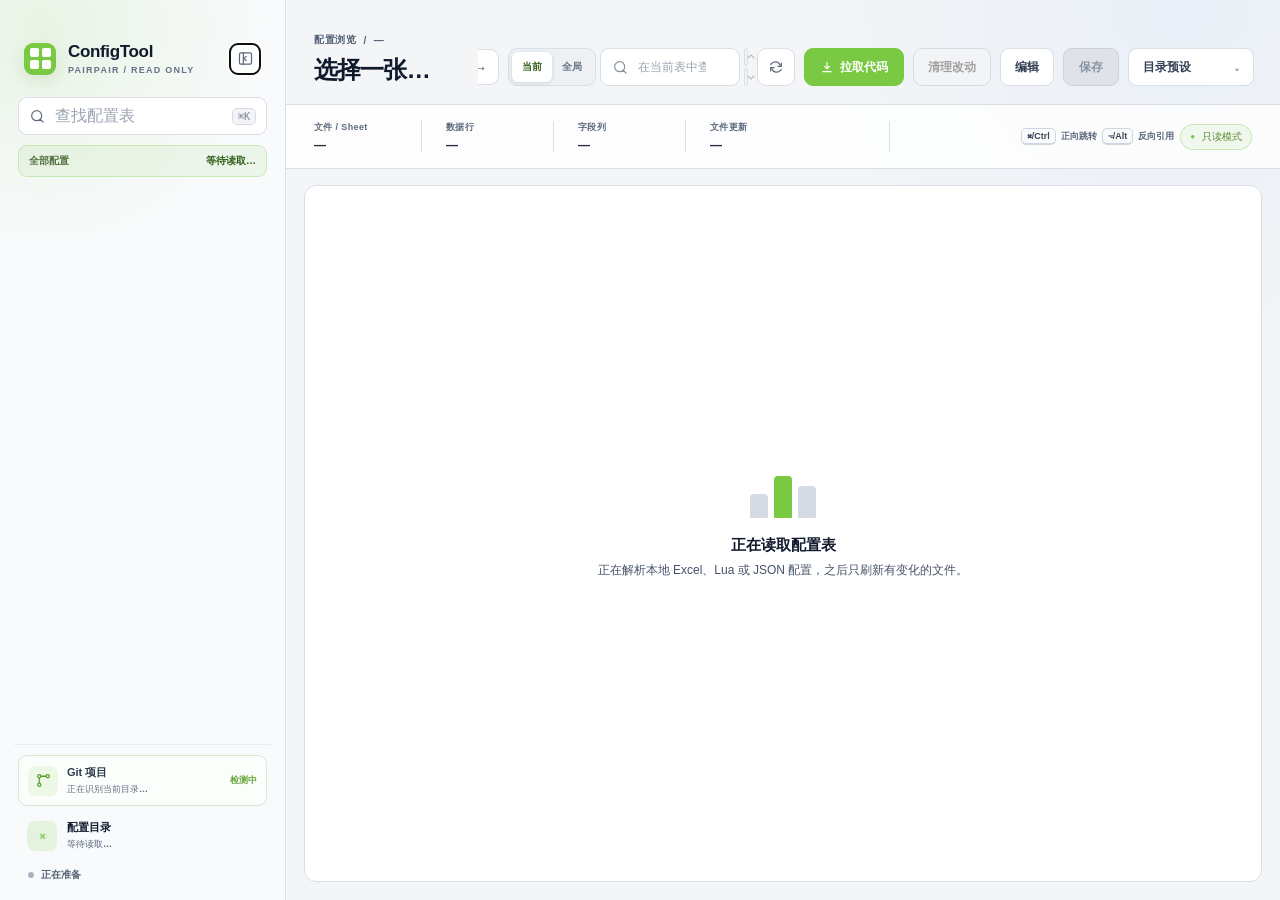
<file: Resources/index.html>
<!doctype html>
<html lang="zh-CN">
<head>
  <meta charset="utf-8">
  <meta name="viewport" content="width=device-width, initial-scale=1">
  <title>PairPair ConfigTool</title>
  <link rel="stylesheet" href="styles.css?v=2.1.1">
</head>
<body>
  <div class="app-shell">
    <aside class="sidebar">
      <div class="brand">
        <div class="brand-mark"><span></span><span></span><span></span><span></span></div>
        <div>
          <h1>ConfigTool</h1>
          <p>PAIRPAIR / READ ONLY</p>
        </div>
        <button id="sidebarToggleButton" class="sidebar-toggle-button" type="button" title="收起侧边栏（⌘/Ctrl+\\）" aria-label="收起侧边栏">
          <svg viewBox="0 0 24 24" aria-hidden="true"><rect x="3.5" y="4" width="17" height="16" rx="2"/><path d="M9 4v16M13 9l-3 3 3 3"/></svg>
        </button>
      </div>

      <div class="sidebar-search">
        <svg viewBox="0 0 24 24" aria-hidden="true"><path d="m21 21-4.35-4.35m2.35-5.15a7.5 7.5 0 1 1-15 0 7.5 7.5 0 0 1 15 0Z"/></svg>
        <input id="tableSearch" type="search" placeholder="查找配置表">
        <kbd>⌘K</kbd>
      </div>

      <div class="navigation-summary">
        <span>全部配置</span>
        <strong id="navigationSummary">等待读取…</strong>
      </div>

      <nav id="tableNavigation" class="table-navigation"></nav>

      <div class="sidebar-footer">
        <button id="gitProjectButton" class="git-project-card" type="button" title="查看当前配置目录所属 Git 项目">
          <span class="git-icon" aria-hidden="true">
            <svg viewBox="0 0 24 24"><circle cx="6" cy="6" r="2.2"/><circle cx="18" cy="6" r="2.2"/><circle cx="6" cy="18" r="2.2"/><path d="M6 8.2v7.6M8.2 6h7.6"/></svg>
          </span>
          <span class="git-card-copy">
            <strong>Git 项目</strong>
            <small id="gitProjectSummary">正在识别当前目录…</small>
          </span>
          <span id="gitProjectState" class="git-card-state">检测中</span>
        </button>
        <button id="revealButton" class="folder-card">
          <span class="folder-icon">⌘</span>
          <span>
            <strong>配置目录</strong>
            <small id="folderPath">等待读取…</small>
          </span>
        </button>
        <div class="connection-state">
          <span id="statusDot" class="status-dot"></span>
          <span id="statusText">正在准备</span>
        </div>
      </div>
    </aside>

    <main class="main">
      <button id="sidebarRestoreButton" class="sidebar-restore-button" type="button" title="显示侧边栏（⌘/Ctrl+\\）" aria-label="显示侧边栏">
        <svg viewBox="0 0 24 24" aria-hidden="true"><rect x="3.5" y="4" width="17" height="16" rx="2"/><path d="M9 4v16M11 9l3 3-3 3"/></svg>
      </button>
      <header class="topbar">
        <div class="title-block">
          <div class="eyebrow"><span id="categoryLabel">配置浏览</span><span>/</span><span id="sheetLabel">—</span></div>
          <h2 id="workbookTitle">选择一张配置表</h2>
        </div>

        <div class="toolbar">
          <div class="relation-history-controls">
            <button id="relationBackButton" class="icon-button relation-history-button" title="返回跳转前的位置（⌘[）" disabled>←</button>
            <button id="relationForwardButton" class="icon-button relation-history-button" title="前进（⌘]）" disabled>→</button>
          </div>
          <div class="table-search-controls">
            <div class="search-scope-switch" role="group" aria-label="搜索范围">
              <button id="currentSearchScopeButton" class="active" type="button">当前</button>
              <button id="globalSearchScopeButton" type="button">全局</button>
            </div>
            <label class="global-search">
              <svg viewBox="0 0 24 24" aria-hidden="true"><path d="m21 21-4.35-4.35m2.35-5.15a7.5 7.5 0 1 1-15 0 7.5 7.5 0 0 1 15 0Z"/></svg>
              <input id="globalSearch" type="search" placeholder="在当前表中查找 ID 或内容">
              <span id="matchCount"></span>
            </label>
            <div class="search-nav-column">
              <button id="previousMatchButton" class="match-nav-button" title="上一个（Shift+回车）" disabled>
                <svg viewBox="0 0 24 24" aria-hidden="true"><path d="m6 14 6-6 6 6"/></svg>
              </button>
              <button id="nextMatchButton" class="match-nav-button" title="下一个（回车）" disabled>
                <svg viewBox="0 0 24 24" aria-hidden="true"><path d="m6 10 6 6 6-6"/></svg>
              </button>
            </div>
          </div>
          <button id="refreshButton" class="icon-button" title="刷新">
            <svg viewBox="0 0 24 24" aria-hidden="true"><path d="M20 6v5h-5M4 18v-5h5m9.2-4A7.5 7.5 0 0 0 5.7 6.7L4 8m16 8-1.7 1.3A7.5 7.5 0 0 1 5.8 15"/></svg>
          </button>
          <button id="pullCodeButton" class="primary-button git-pull-button">
            <svg viewBox="0 0 24 24" aria-hidden="true"><path d="M12 4v11m0 0 4-4m-4 4-4-4M5 20h14"/></svg>
            <span>拉取代码</span>
          </button>
          <button id="cleanChangesButton" class="secondary-button git-clean-button" disabled>清理改动</button>
          <button id="editButton" class="secondary-button">编辑</button>
          <button id="saveButton" class="primary-button" disabled>保存</button>
          <div class="preset-control">
            <button id="presetButton" class="secondary-button preset-button">目录预设 <span>⌄</span></button>
            <div id="presetMenu" class="preset-menu hidden">
              <div id="presetMenuList"></div>
              <div class="preset-menu-separator"></div>
              <button id="saveCurrentPresetButton" class="preset-menu-action">＋ 保存当前目录为预设</button>
              <button id="managePresetsButton" class="preset-menu-action">管理预设…</button>
              <button id="chooseButton" class="preset-menu-action">选择其他目录…</button>
            </div>
          </div>
        </div>
      </header>

      <section class="stats-strip">
        <div class="stat"><span>文件 / Sheet</span><strong id="statWorkbook">—</strong></div>
        <div class="stat"><span>数据行</span><strong id="statRows">—</strong></div>
        <div class="stat"><span>字段列</span><strong id="statColumns">—</strong></div>
        <div class="stat stat-wide"><span>文件更新</span><strong id="statModified">—</strong></div>
        <div class="relation-hint">
          <kbd>⌘/Ctrl</kbd><span>正向跳转</span>
          <kbd>⌥/Alt</kbd><span>反向引用</span>
        </div>
        <div id="modePill" class="read-only-pill"><span>●</span> 只读模式</div>
      </section>

      <section class="content-panel">
        <div id="emptyState" class="empty-state">
          <div class="empty-art"><span></span><span></span><span></span></div>
          <h3>正在读取配置表</h3>
          <p>正在解析本地 Excel、Lua 或 JSON 配置，之后只刷新有变化的文件。</p>
        </div>

        <div id="errorState" class="error-state hidden">
          <strong>读取失败</strong>
          <p id="errorMessage"></p>
          <button id="errorChooseButton" class="primary-button">重新选择目录</button>
        </div>

        <div id="tableViewport" class="table-viewport hidden">
          <table id="configTable" class="config-table"></table>
        </div>
      </section>
    </main>
  </div>

  <div id="presetModal" class="modal-backdrop hidden">
    <div class="preset-modal" role="dialog" aria-modal="true" aria-labelledby="presetModalTitle">
      <div class="preset-modal-header">
        <div>
          <h3 id="presetModalTitle">管理目录预设</h3>
          <p>预设只保存在本机，不会写入项目。</p>
        </div>
        <button id="closePresetModalButton" class="modal-close-button">×</button>
      </div>
      <label class="follow-last-option">
        <input id="followLastPresetRadio" type="radio" name="defaultPreset" value="">
        <span>启动时跟随上次使用的目录</span>
      </label>
      <div id="presetEditorList" class="preset-editor-list"></div>
      <div class="preset-modal-footer">
        <button id="addCurrentPresetButton" class="secondary-button">＋ 添加当前目录</button>
        <span class="modal-spacer"></span>
        <button id="cancelPresetChangesButton" class="secondary-button">取消</button>
        <button id="savePresetChangesButton" class="primary-button">保存预设</button>
      </div>
    </div>
  </div>

  <div id="gitCleanModal" class="modal-backdrop hidden">
    <div class="git-clean-modal" role="dialog" aria-modal="true" aria-labelledby="gitCleanModalTitle">
      <div class="preset-modal-header">
        <div>
          <h3 id="gitCleanModalTitle">清理本地改动</h3>
          <p>将恢复已跟踪文件到当前 HEAD；此操作不可撤销。</p>
        </div>
        <button id="closeGitCleanModalButton" class="modal-close-button" title="关闭">×</button>
      </div>
      <div class="git-clean-content">
        <div id="gitCleanSummary" class="git-clean-summary"></div>
        <section class="git-clean-section">
          <div class="git-clean-section-header">
            <strong>已跟踪改动</strong>
            <label class="git-clean-select-all">
              <input id="selectAllTrackedCheckbox" type="checkbox">
              <span>全选</span>
            </label>
          </div>
          <div id="gitCleanTrackedList" class="git-clean-file-list"></div>
        </section>
        <section class="git-clean-section">
          <label id="deleteUntrackedOption" class="git-clean-option">
            <input id="deleteUntrackedCheckbox" type="checkbox">
            <span>
              <strong>选择全部未跟踪的文件和目录</strong>
              <small id="deleteUntrackedDescription">也可以只勾选下方个别项目；不会删除被 Git 忽略的文件。</small>
            </span>
          </label>
          <div id="gitCleanUntrackedList" class="git-clean-file-list git-clean-untracked"></div>
        </section>
      </div>
      <div class="preset-modal-footer git-clean-footer">
        <span class="modal-spacer"></span>
        <button id="cancelGitCleanButton" class="secondary-button">取消</button>
        <button id="confirmGitCleanButton" class="danger-button" disabled>恢复本地改动</button>
      </div>
    </div>
  </div>

  <div id="toast" class="toast"></div>
  <div id="gitFailureModal" class="modal-backdrop hidden">
    <div class="git-failure-modal" role="alertdialog" aria-modal="true" aria-labelledby="gitFailureModalTitle">
      <div class="preset-modal-header">
        <div>
          <h3 id="gitFailureModalTitle">拉取代码失败</h3>
          <p>当前代码未被工具修改。</p>
        </div>
        <button id="closeGitFailureModalButton" class="modal-close-button" title="关闭">×</button>
      </div>
      <pre id="gitFailureMessage" class="git-failure-message"></pre>
      <div class="preset-modal-footer git-failure-footer">
        <span class="modal-spacer"></span>
        <button id="acknowledgeGitFailureButton" class="primary-button">知道了</button>
      </div>
    </div>
  </div>
  <div id="gitProjectPanel" class="git-project-panel hidden" role="dialog" aria-label="Git 项目详情">
    <div class="git-project-panel-header">
      <div><strong>Git 项目</strong><small id="gitProjectDetailState">正在识别…</small></div>
      <button id="closeGitProjectPanelButton" title="关闭">×</button>
    </div>
    <p id="gitProjectDetailMessage" class="git-project-message"></p>
    <dl class="git-project-meta">
      <div><dt>仓库根目录</dt><dd id="gitRepositoryRoot">—</dd></div>
      <div><dt>远程地址</dt><dd id="gitRemoteUrl">—</dd></div>
      <div><dt>当前分支</dt><dd id="gitBranch">—</dd></div>
      <div><dt>本地状态</dt><dd id="gitWorkingTree">—</dd></div>
    </dl>
  </div>
  <div id="relationChooser" class="relation-chooser hidden">
    <div class="relation-chooser-title">选择要跳转的配置</div>
    <div id="relationChooserList"></div>
  </div>
  <div id="globalSearchPanel" class="global-search-panel hidden">
    <div class="global-search-panel-header">
      <div>
        <strong>全局搜索结果</strong>
        <small id="globalSearchSummary"></small>
      </div>
      <button id="closeGlobalSearchButton" title="关闭">×</button>
    </div>
    <div id="globalSearchResultList" class="global-search-result-list"></div>
  </div>
  <div id="reverseReferencePanel" class="reverse-reference-panel hidden">
    <div class="reverse-reference-header">
      <div>
        <strong id="reverseReferenceTitle">反向引用</strong>
        <small id="reverseReferenceSummary"></small>
      </div>
      <button id="closeReverseReferenceButton" title="关闭">×</button>
    </div>
    <div id="reverseReferenceList" class="reverse-reference-list"></div>
  </div>
  <script src="relationships.js?v=2.1.0"></script>
  <script src="app.js?v=2.1.3"></script>
</body>
</html>
</file>
<file: Resources/styles.css>
:root {
  color-scheme: light;
  --bg: #f3f5f7;
  --panel: #ffffff;
  --panel-2: #f8fafc;
  --line: #d9dee7;
  --line-soft: #e9edf2;
  --text: #111a2c;
  --muted: #455267;
  --muted-2: #5f6c80;
  --accent: #79c943;
  --accent-dim: rgba(121, 201, 67, .14);
  --blue: #6ca8ff;
  --orange: #ffb55f;
  --purple: #b891ff;
  --pink: #ff7da8;
  --sidebar-width: 286px;
  --window-controls-safe-top: 42px;
}

* { box-sizing: border-box; }

html, body {
  position: fixed;
  inset: 0;
  width: 100%;
  height: 100%;
  margin: 0;
  overflow: hidden;
  background: var(--bg);
  color: var(--text);
  font-family: -apple-system, BlinkMacSystemFont, "SF Pro Text", "PingFang SC", sans-serif;
  font-weight: 520;
  -webkit-font-smoothing: antialiased;
}

button, input { font: inherit; }
button { color: inherit; }

.app-shell {
  position: fixed;
  inset: 0;
  display: grid;
  grid-template-columns: var(--sidebar-width) minmax(0, 1fr);
  width: 100%;
  height: 100%;
  transition: grid-template-columns .2s ease;
}
.app-shell.sidebar-collapsed {
  grid-template-columns: 0 minmax(0, 1fr);
}

.sidebar {
  display: flex;
  flex-direction: column;
  min-width: 0;
  min-height: 0;
  height: 100%;
  overflow: hidden;
  padding: var(--window-controls-safe-top) 14px 14px;
  background:
    radial-gradient(circle at 15% 3%, rgba(121, 201, 67, .12), transparent 24%),
    #f8fafb;
  border-right: 1px solid var(--line);
  opacity: 1;
  transition: opacity .14s ease, padding .2s ease, border-color .2s ease;
}
.app-shell.sidebar-collapsed .sidebar {
  padding-right: 0;
  padding-left: 0;
  border-color: transparent;
  opacity: 0;
  pointer-events: none;
}

.brand {
  flex: 0 0 auto;
  display: flex;
  align-items: center;
  gap: 12px;
  padding: 0 10px 22px;
}

.brand-mark {
  display: grid;
  grid-template-columns: repeat(2, 9px);
  grid-template-rows: repeat(2, 9px);
  gap: 3px;
  width: 32px;
  height: 32px;
  align-content: center;
  justify-content: center;
  border-radius: 9px;
  background: var(--accent);
  box-shadow: 0 5px 18px rgba(89, 152, 48, .16);
}

.brand-mark span { border-radius: 2px; background: #ffffff; }
.brand h1 { margin: 0; font-size: 17px; letter-spacing: -.02em; }
.brand p { margin: 3px 0 0; color: #657288; font-size: 9px; font-weight: 650; letter-spacing: .14em; }
.sidebar-toggle-button, .sidebar-restore-button {
  display: inline-grid;
  flex: 0 0 auto;
  width: 32px;
  height: 32px;
  padding: 0;
  place-items: center;
  border: 1px solid #d4dbe4;
  border-radius: 8px;
  background: rgba(255, 255, 255, .78);
  color: #59677b;
  cursor: default;
}
.sidebar-toggle-button { margin-left: auto; }
.sidebar-toggle-button:hover, .sidebar-restore-button:hover { border-color: #aab7c8; background: #ffffff; color: #24344a; }
.sidebar-toggle-button svg, .sidebar-restore-button svg {
  width: 17px;
  height: 17px;
  fill: none;
  stroke: currentColor;
  stroke-linecap: round;
  stroke-linejoin: round;
  stroke-width: 1.7;
}

.sidebar-search, .global-search {
  display: flex;
  align-items: center;
  gap: 8px;
  border: 1px solid var(--line);
  background: #ffffff;
}

.sidebar-search {
  flex: 0 0 auto;
  height: 38px;
  margin: 0 4px 10px;
  padding: 0 10px;
  border-radius: 9px;
}

.sidebar-search svg, .global-search svg, .icon-button svg {
  width: 16px;
  height: 16px;
  flex: 0 0 auto;
  fill: none;
  stroke: currentColor;
  stroke-width: 1.8;
  stroke-linecap: round;
  stroke-linejoin: round;
}

.sidebar-search svg { color: var(--muted-2); }
.sidebar-search input, .global-search input {
  min-width: 0;
  flex: 1;
  border: 0;
  outline: 0;
  background: transparent;
  color: var(--text);
}
.sidebar-search input::placeholder, .global-search input::placeholder { color: #9aa3b1; }
.sidebar-search kbd {
  padding: 2px 5px;
  border: 1px solid #d7dce4;
  border-radius: 5px;
  color: #778193;
  background: #f2f4f7;
  font-size: 10px;
}

.navigation-summary {
  flex: 0 0 auto;
  display: flex;
  align-items: center;
  justify-content: space-between;
  margin: 0 4px 10px;
  padding: 8px 10px;
  border: 1px solid rgba(121, 201, 67, .28);
  border-radius: 9px;
  color: #52713e;
  background: rgba(121, 201, 67, .09);
  font-size: 10px;
}
.navigation-summary span { font-weight: 650; }
.navigation-summary strong {
  color: #315e19;
  font-size: 10px;
  font-weight: 650;
  font-variant-numeric: tabular-nums;
}

.table-navigation {
  min-height: 0;
  flex: 1;
  overflow-x: hidden;
  overflow-y: scroll;
  overscroll-behavior: contain;
  scrollbar-gutter: stable;
  padding: 0 2px 20px;
}

.group { margin: 0 0 14px; }
.group-title {
  display: flex;
  align-items: center;
  justify-content: space-between;
  padding: 7px 9px;
  color: var(--muted-2);
  font-size: 10px;
  font-weight: 720;
  letter-spacing: .08em;
  text-transform: uppercase;
}
.group-title span:last-child {
  color: #9ba4b1;
  font-variant-numeric: tabular-nums;
  letter-spacing: 0;
  text-transform: none;
}

.table-link {
  position: relative;
  display: flex;
  align-items: center;
  width: 100%;
  height: 34px;
  padding: 0 10px 0 12px;
  border: 0;
  border-radius: 7px;
  background: transparent;
  color: #354257;
  font-weight: 560;
  cursor: default;
  text-align: left;
}
.table-link:hover { background: #edf1f4; color: #172033; }
.table-link.active { background: var(--accent-dim); color: #315e19; }
.table-link.active::before {
  content: "";
  position: absolute;
  left: 0;
  width: 3px;
  height: 18px;
  border-radius: 3px;
  background: var(--accent);
}
.table-link.error { color: #ff8e8e; }
.table-link .name {
  min-width: 0;
  flex: 1;
  overflow: hidden;
  text-overflow: ellipsis;
  white-space: nowrap;
  font-size: 12px;
}
.table-link .rows { color: #657185; font-size: 10px; font-weight: 600; font-variant-numeric: tabular-nums; }

.sidebar-footer {
  flex: 0 0 auto;
  padding: 10px 4px 2px;
  border-top: 1px solid var(--line-soft);
  background: #f8fafb;
}
.git-project-card {
  display: flex;
  align-items: center;
  gap: 9px;
  width: 100%;
  margin-bottom: 5px;
  padding: 9px;
  border: 1px solid #d9e8d1;
  border-radius: 9px;
  background: #fcfefb;
  color: #2f3c50;
  text-align: left;
  cursor: default;
}
.git-project-card:hover { border-color: #a9cf95; background: #f5fbf1; }
.git-project-card.warning { border-color: #ead4af; background: #fffdf7; }
.git-project-card.error { border-color: #ecc7c5; background: #fff8f7; }
.git-icon {
  display: grid;
  flex: 0 0 auto;
  place-items: center;
  width: 30px;
  height: 30px;
  border-radius: 8px;
  color: #5ba431;
  background: #edf8e7;
}
.git-icon svg { width: 17px; height: 17px; fill: none; stroke: currentColor; stroke-linecap: round; stroke-linejoin: round; stroke-width: 1.8; }
.git-card-copy { min-width: 0; flex: 1; }
.git-card-copy strong { display: block; font-size: 11px; font-weight: 680; }
.git-card-copy small {
  display: block;
  overflow: hidden;
  margin-top: 3px;
  color: #647187;
  font-size: 9px;
  font-weight: 560;
  text-overflow: ellipsis;
  white-space: nowrap;
}
.git-card-state {
  flex: 0 0 auto;
  color: #67a73f;
  font-size: 9px;
  font-weight: 760;
}
.git-project-card.warning .git-card-state { color: #c38628; }
.git-project-card.error .git-card-state { color: #c85f5a; }
.folder-card {
  display: flex;
  align-items: center;
  gap: 10px;
  width: 100%;
  padding: 9px;
  border: 0;
  border-radius: 9px;
  background: transparent;
  text-align: left;
  cursor: default;
}
.folder-card:hover { background: #edf1f4; }
.folder-icon {
  display: grid;
  place-items: center;
  width: 30px;
  height: 30px;
  border-radius: 8px;
  color: var(--accent);
  background: var(--accent-dim);
  font-size: 13px;
}
.folder-card strong { display: block; font-size: 11px; font-weight: 600; }
.folder-card small {
  display: block;
  max-width: 198px;
  margin-top: 3px;
  overflow: hidden;
  color: #59667b;
  font-weight: 560;
  font-size: 9px;
  text-overflow: ellipsis;
  white-space: nowrap;
}
.connection-state {
  display: flex;
  align-items: center;
  gap: 7px;
  padding: 8px 10px 2px;
  color: #536176;
  font-weight: 600;
  font-size: 10px;
}
.status-dot { width: 6px; height: 6px; border-radius: 50%; background: #aab1bc; }
.status-dot.ready { background: var(--accent); box-shadow: 0 0 8px rgba(121, 201, 67, .5); }
.status-dot.error { background: #ff6b6b; }

.main {
  position: relative;
  display: grid;
  grid-template-rows: 105px 64px minmax(0, 1fr);
  min-width: 0;
  overflow: hidden;
  background:
    radial-gradient(circle at 90% 0, rgba(108, 168, 255, .07), transparent 30%),
    var(--bg);
}
.sidebar-restore-button {
  position: absolute;
  z-index: 20;
  /* Match the sidebar brand button and clear macOS window controls. */
  top: var(--window-controls-safe-top);
  left: 14px;
  display: none;
  background: rgba(255, 255, 255, .9);
  box-shadow: 0 2px 8px rgba(29, 45, 67, .08);
}
.app-shell.sidebar-collapsed .sidebar-restore-button { display: inline-grid; }
.app-shell.sidebar-collapsed .topbar { padding-left: 58px; }

.topbar {
  min-width: 0;
  display: flex;
  align-items: flex-end;
  justify-content: space-between;
  gap: 28px;
  padding: 42px 26px 18px 28px;
  border-bottom: 1px solid var(--line);
}
.title-block { min-width: 0; }
.eyebrow {
  display: flex;
  align-items: center;
  gap: 7px;
  margin-bottom: 7px;
  color: #536176;
  font-weight: 650;
  font-size: 10px;
  letter-spacing: .06em;
}
.title-block h2 {
  max-width: 600px;
  margin: 0;
  overflow: hidden;
  font-size: 24px;
  font-weight: 680;
  letter-spacing: -.035em;
  text-overflow: ellipsis;
  white-space: nowrap;
}
.toolbar {
  display: flex;
  flex: 1 1 auto;
  min-width: 0;
  align-items: center;
  justify-content: flex-end;
  gap: 9px;
  overflow-x: auto;
  overflow-y: hidden;
  scrollbar-width: none;
}
.toolbar::-webkit-scrollbar { display: none; }
.toolbar > .icon-button,
.toolbar > .primary-button,
.toolbar > .secondary-button,
.toolbar > .relation-history-controls,
.toolbar > .preset-control { flex: 0 0 auto; }
.toolbar > .primary-button,
.toolbar > .secondary-button { white-space: nowrap; }
.relation-history-controls {
  display: grid;
  grid-template-columns: repeat(2, 38px);
  gap: 4px;
}
.relation-history-controls .relation-history-button {
  width: 38px;
  height: 36px;
  font-size: 15px;
  font-weight: 760;
}
.table-search-controls {
  display: flex;
  flex: 1 1 360px;
  min-width: 240px;
  align-items: stretch;
  gap: 4px;
}
.search-scope-switch {
  display: grid;
  grid-template-columns: repeat(2, 40px);
  height: 38px;
  padding: 3px;
  border: 1px solid var(--line);
  border-radius: 9px;
  background: #edf1f4;
}
.search-scope-switch button {
  min-width: 0;
  padding: 0;
  border: 0;
  border-radius: 6px;
  background: transparent;
  color: #677386;
  font-size: 10px;
  font-weight: 720;
}
.search-scope-switch button:hover { color: #253247; background: rgba(255, 255, 255, .58); }
.search-scope-switch button.active {
  color: #315e19;
  background: #ffffff;
  box-shadow: 0 1px 4px rgba(27, 42, 62, .14);
}
.global-search {
  flex: 1 1 220px;
  min-width: 140px;
  width: auto;
  height: 38px;
  padding: 0 11px;
  border-radius: 9px;
}
.global-search svg { color: #8791a2; }
.global-search input { font-size: 12px; }
#matchCount { color: #47742b; font-size: 10px; font-weight: 720; white-space: nowrap; }
.search-nav-column {
  display: grid;
  grid-template-rows: 1fr 1fr;
  width: 24px;
  height: 38px;
  gap: 2px;
}
.match-nav-button {
  display: grid;
  min-width: 0;
  padding: 0;
  place-items: center;
  border: 1px solid var(--line);
  border-radius: 5px;
  background: #ffffff;
  color: #48566b;
}
.match-nav-button svg {
  width: 12px;
  height: 12px;
  fill: none;
  stroke: currentColor;
  stroke-width: 2.2;
  stroke-linecap: round;
  stroke-linejoin: round;
}
.match-nav-button:hover:not(:disabled) { border-color: #9eabbc; background: #f3f6f8; }
.match-nav-button:disabled { color: #b8bec8; background: #f1f3f6; }
.icon-button, .primary-button, .secondary-button {
  height: 38px;
  border: 1px solid var(--line);
  border-radius: 9px;
  cursor: default;
}
.icon-button {
  display: grid;
  width: 38px;
  place-items: center;
  background: #ffffff;
  color: #5c687a;
}
.icon-button:hover { border-color: #bcc4d0; background: #f5f7f9; }
.icon-button.loading svg { animation: spin .8s linear infinite; }
.primary-button {
  padding: 0 15px;
  border-color: var(--accent);
  background: var(--accent);
  color: #ffffff;
  font-size: 12px;
  font-weight: 680;
}
.primary-button:hover { background: #69b936; }
.primary-button:disabled {
  border-color: #ccd2db;
  background: #dfe3e9;
  color: #8993a2;
}
.secondary-button {
  padding: 0 14px;
  background: #ffffff;
  color: #344156;
  font-size: 12px;
  font-weight: 680;
}
.secondary-button:hover { border-color: #aeb7c5; background: #f3f6f8; }
.secondary-button.active {
  border-color: #79c943;
  color: #315e19;
  background: rgba(121, 201, 67, .12);
}
.git-pull-button {
  display: inline-flex;
  align-items: center;
  gap: 6px;
  white-space: nowrap;
}
.git-pull-button svg { width: 14px; height: 14px; fill: none; stroke: currentColor; stroke-linecap: round; stroke-linejoin: round; stroke-width: 2; }
.git-clean-button { color: #a95350; border-color: #e5c5c3; white-space: nowrap; }
.git-clean-button:hover:not(:disabled) { border-color: #d89b97; background: #fff7f6; }
.git-clean-button:disabled { color: #a19fa1; border-color: #d7dbe0; background: #f2f4f6; }
.preset-control { position: relative; }
.preset-button {
  min-width: 126px;
  display: flex;
  align-items: center;
  justify-content: space-between;
  gap: 10px;
}
.preset-button span { color: #728096; font-size: 10px; }
.preset-menu {
  position: fixed;
  z-index: 90;
  width: 310px;
  max-height: calc(100vh - 28px);
  padding: 7px;
  overflow-y: auto;
  border: 1px solid #ced5df;
  border-radius: 11px;
  background: #ffffff;
  box-shadow: 0 18px 50px rgba(31, 44, 65, .18);
}
.preset-menu-item, .preset-menu-action {
  display: flex;
  align-items: center;
  width: 100%;
  min-height: 34px;
  padding: 7px 9px;
  border: 0;
  border-radius: 7px;
  background: transparent;
  color: #2e3b50;
  font-size: 11px;
  font-weight: 620;
  text-align: left;
}
.preset-menu-item:hover, .preset-menu-action:hover { background: #f1f5f7; }
.preset-menu-item .preset-check { width: 18px; color: #61ad32; font-weight: 800; }
.preset-menu-item .preset-menu-copy { min-width: 0; flex: 1; }
.preset-menu-item strong, .preset-menu-item small {
  display: block;
  overflow: hidden;
  text-overflow: ellipsis;
  white-space: nowrap;
}
.preset-menu-item strong { font-size: 11px; }
.preset-menu-item small { margin-top: 2px; color: #687589; font-size: 9px; font-weight: 540; }
.preset-default-mark { margin-left: 7px; color: #d58b22; font-size: 11px; }
.preset-menu-separator { height: 1px; margin: 5px 3px; background: var(--line-soft); }
.preset-menu-action { color: #455268; }

.stats-strip {
  min-width: 0;
  display: flex;
  align-items: center;
  gap: 0;
  padding: 9px 28px;
  border-bottom: 1px solid var(--line);
  background: rgba(255, 255, 255, .82);
}
.stat {
  min-width: 108px;
  padding-right: 24px;
  margin-right: 24px;
  border-right: 1px solid var(--line);
}
.stat-wide { min-width: 180px; }
.stat span { display: block; color: #5c697d; font-size: 9px; font-weight: 650; letter-spacing: .04em; }
.stat strong { display: block; margin-top: 4px; color: #202d42; font-size: 12px; font-weight: 680; }
.relation-hint {
  display: flex;
  align-items: center;
  gap: 5px;
  margin-left: auto;
  color: #59667a;
  font-size: 9px;
  font-weight: 650;
  white-space: nowrap;
}
.relation-hint kbd {
  padding: 2px 5px;
  border: 1px solid #cfd6df;
  border-bottom-width: 2px;
  border-radius: 5px;
  background: #f8fafb;
  color: #3b475b;
  font-family: inherit;
  font-size: 9px;
}
.read-only-pill {
  display: flex;
  align-items: center;
  gap: 7px;
  margin-left: 6px;
  padding: 5px 9px;
  border: 1px solid rgba(121, 201, 67, .32);
  border-radius: 999px;
  color: #568b31;
  background: rgba(121, 201, 67, .09);
  font-size: 10px;
}
.read-only-pill span { color: var(--accent); font-size: 8px; }
.read-only-pill.edit-mode {
  border-color: rgba(224, 155, 46, .38);
  color: #875611;
  background: rgba(255, 183, 66, .12);
}
.read-only-pill.edit-mode span { color: #e49a24; }

.content-panel {
  min-width: 0;
  min-height: 0;
  overflow: hidden;
  padding: 16px 18px 18px;
}
.empty-state, .error-state {
  display: grid;
  place-items: center;
  align-content: center;
  height: 100%;
  border: 1px solid var(--line);
  border-radius: 12px;
  background: var(--panel);
  text-align: center;
}
.empty-state h3, .error-state strong { margin: 18px 0 0; font-size: 15px; }
.empty-state p, .error-state p { max-width: 420px; margin: 7px auto 16px; color: var(--muted); font-size: 12px; }
.empty-art { display: flex; gap: 6px; align-items: flex-end; height: 45px; }
.empty-art span { width: 18px; border-radius: 4px 4px 1px 1px; background: #d5dbe3; animation: pulse 1.2s ease-in-out infinite; }
.empty-art span:nth-child(1) { height: 24px; }
.empty-art span:nth-child(2) { height: 42px; animation-delay: .16s; background: var(--accent); }
.empty-art span:nth-child(3) { height: 32px; animation-delay: .32s; }

.table-viewport {
  width: 100%;
  height: 100%;
  overflow: auto;
  border: 1px solid var(--line);
  border-radius: 12px;
  background: var(--panel);
}
.config-table {
  --header-row-1-height: 32px;
  --header-row-2-height: 32px;
  border-spacing: 0;
  table-layout: fixed;
  min-width: 100%;
  color: #273449;
  font-weight: 540;
  font-size: 11px;
}
.config-table th, .config-table td {
  min-width: 118px;
  max-width: 320px;
  height: 32px;
  padding: 6px 10px;
  overflow: hidden;
  border-right: 1px solid var(--line-soft);
  border-bottom: 1px solid var(--line-soft);
  text-align: left;
  text-overflow: ellipsis;
  white-space: nowrap;
}
.config-table .row-index {
  position: sticky;
  left: 0;
  z-index: 3;
  min-width: 48px;
  width: 48px;
  max-width: 48px;
  color: #657185;
  font-weight: 600;
  background: #f7f8fa;
  text-align: right;
  font-variant-numeric: tabular-nums;
}
.config-table tr:nth-child(1) td:not(.row-index) { background: #edf1f5; color: #273247; font-weight: 600; }
.config-table tr:nth-child(1) td {
  height: auto;
  min-height: 32px;
  overflow-wrap: anywhere;
  line-height: 1.35;
  text-overflow: clip;
  white-space: normal;
  word-break: break-word;
  vertical-align: middle;
}
.config-table tr:nth-child(2) td:not(.row-index) { background: #edf8e8; color: #47732d; font-family: "SF Mono", Menlo, monospace; }
.config-table tr:nth-child(3) td:not(.row-index) { background: #f2f0fa; color: #666296; font-family: "SF Mono", Menlo, monospace; }
.config-table tr:nth-child(-n+3) td {
  position: sticky;
  z-index: 2;
}
.config-table tr:nth-child(1) td { top: 0; }
.config-table tr:nth-child(2) td { top: var(--header-row-1-height); }
.config-table tr:nth-child(3) td {
  top: calc(var(--header-row-1-height) + var(--header-row-2-height));
  box-shadow: 0 1px 0 #cbd1da;
}
.config-table tr:nth-child(-n+3) .row-index { z-index: 5; }
.config-table tbody tr:nth-child(n+4):hover td { background: #f4f7fa; }
.config-table tbody tr:nth-child(n+4):hover .row-index { background: #eef2f5; }
.config-table td.match { color: #274517; background: #dff5ce !important; font-weight: 650; }
.config-table td.relation-cell {
  position: relative;
}
body.relation-modifier-active .config-table td.relation-cell {
  cursor: alias;
  color: #245f9a;
  background-image: linear-gradient(to top, rgba(55, 132, 203, .14) 0 3px, transparent 3px);
  text-decoration: underline;
  text-decoration-color: rgba(45, 116, 181, .46);
  text-underline-offset: 3px;
}
body.relation-lookup-active .config-table td.relation-cell {
  cursor: progress;
}
body.reverse-modifier-active .config-table td.reverse-reference-cell {
  cursor: zoom-in;
  color: #6b3b96;
  background-image: linear-gradient(to top, rgba(126, 78, 171, .15) 0 3px, transparent 3px);
  text-decoration: underline;
  text-decoration-color: rgba(107, 59, 150, .5);
  text-underline-offset: 3px;
}
body.reverse-lookup-active .config-table td.reverse-reference-cell {
  cursor: progress;
}
.config-table tr.relation-jump-row td {
  animation: relationRowFlash 1.8s ease-out;
  box-shadow: inset 0 1px #e7a22a, inset 0 -1px #e7a22a;
}
.config-table td.relation-jump-cell {
  position: relative;
  z-index: 8;
  color: #3b2706;
  background: #ffd66a !important;
  box-shadow: inset 0 0 0 2px #d98511 !important;
  font-weight: 800;
}
.config-table td.active-match {
  position: relative;
  z-index: 7;
  color: #3d2a08;
  background: #ffd96e !important;
  box-shadow: inset 0 0 0 2px #dc8e16;
  font-weight: 780;
}
.config-table tr.target-row td { box-shadow: inset 0 1px rgba(121,201,67,.5), inset 0 -1px rgba(121,201,67,.5); }
.config-table td.empty { color: transparent; }
.config-table.editing td.editable-cell {
  cursor: text;
}
.config-table.editing td.editable-cell:hover {
  background: #fff9e8;
}
.config-table td.editable-cell:focus {
  position: relative;
  z-index: 8;
  overflow: visible;
  outline: 2px solid #79c943;
  outline-offset: -2px;
  background: #ffffff !important;
  color: #172033;
  white-space: pre-wrap;
}
.config-table td.dirty-cell {
  background: #fff3c9 !important;
  color: #4d3510;
}
.config-table td.locked-cell { cursor: not-allowed; }

.hidden { display: none !important; }
.global-search-panel {
  position: fixed;
  z-index: 97;
  display: flex;
  flex-direction: column;
  max-height: min(520px, calc(100vh - 130px));
  overflow: hidden;
  border: 1px solid #c9d1dd;
  border-radius: 12px;
  background: #ffffff;
  box-shadow: 0 22px 58px rgba(29, 40, 58, .26);
}
.global-search-panel-header {
  display: flex;
  align-items: flex-start;
  padding: 12px 12px 10px;
  border-bottom: 1px solid #e3e7ed;
  background: #f4f8f1;
}
.global-search-panel-header > div {
  display: grid;
  min-width: 0;
  flex: 1;
  gap: 3px;
}
.global-search-panel-header strong { color: #2f4920; font-size: 13px; }
.global-search-panel-header small { color: #617255; font-size: 10px; font-weight: 620; }
.global-search-panel-header button {
  width: 26px;
  height: 26px;
  border: 0;
  border-radius: 6px;
  background: #e4eedf;
  color: #536a45;
  font-size: 18px;
}
.global-search-panel-header button:hover { background: #d7e7ce; }
.global-search-result-list {
  min-height: 0;
  overflow: auto;
  padding: 7px;
}
.global-search-result-group + .global-search-result-group { margin-top: 7px; }
.global-search-result-group-title {
  display: flex;
  align-items: center;
  padding: 5px 7px;
  color: #526075;
}
.global-search-result-group-title strong {
  min-width: 0;
  flex: 1;
  overflow: hidden;
  font-size: 10px;
  text-overflow: ellipsis;
  white-space: nowrap;
}
.global-search-result-group-title span {
  min-width: 20px;
  color: #6c815f;
  font-size: 9px;
  text-align: right;
}
.global-search-result-item {
  display: grid;
  width: 100%;
  grid-template-columns: 118px minmax(100px, .7fr) minmax(150px, 1fr);
  gap: 10px;
  align-items: center;
  padding: 8px;
  border: 0;
  border-radius: 7px;
  background: transparent;
  color: #2e3a4d;
  text-align: left;
}
.global-search-result-item:hover { background: #edf4e9; }
.global-search-result-item.active {
  color: #294b17;
  background: #e4f3da;
  box-shadow: inset 3px 0 #79c943;
}
.global-search-result-meta {
  display: flex;
  min-width: 0;
  align-items: baseline;
  gap: 7px;
}
.global-search-result-meta strong {
  overflow: hidden;
  font-size: 11px;
  text-overflow: ellipsis;
  white-space: nowrap;
}
.global-search-result-meta small {
  flex: 0 0 auto;
  color: #788397;
  font-size: 9px;
  font-weight: 620;
}
.global-search-result-item code,
.global-search-result-preview {
  overflow: hidden;
  text-overflow: ellipsis;
  white-space: nowrap;
}
.global-search-result-item code {
  color: #365e20;
  font-family: "SF Mono", Menlo, monospace;
  font-size: 9px;
  font-weight: 650;
}
.global-search-result-preview {
  color: #697589;
  font-size: 9px;
  font-weight: 560;
}
.relation-chooser {
  position: fixed;
  z-index: 95;
  width: min(360px, calc(100vw - 28px));
  max-height: 320px;
  overflow: auto;
  padding: 7px;
  border: 1px solid #cbd3df;
  border-radius: 10px;
  background: #ffffff;
  box-shadow: 0 18px 48px rgba(29, 40, 58, .24);
}
.relation-chooser-title {
  padding: 6px 8px 8px;
  color: #647186;
  font-size: 10px;
  font-weight: 680;
}
.relation-choice {
  display: flex;
  width: 100%;
  align-items: center;
  gap: 8px;
  padding: 8px;
  border: 0;
  border-radius: 7px;
  background: transparent;
  color: #2e3a4d;
  text-align: left;
}
.relation-choice:hover { background: #edf4e9; }
.relation-choice strong { min-width: 0; flex: 1; font-size: 11px; }
.relation-choice small {
  color: #687589;
  font-size: 9px;
  font-weight: 620;
  white-space: nowrap;
}
.reverse-reference-panel {
  position: fixed;
  z-index: 96;
  display: flex;
  flex-direction: column;
  width: min(480px, calc(100vw - 28px));
  max-height: min(490px, calc(100vh - 28px));
  overflow: hidden;
  border: 1px solid #c9d1dd;
  border-radius: 12px;
  background: #ffffff;
  box-shadow: 0 22px 58px rgba(29, 40, 58, .26);
}
.reverse-reference-header {
  display: flex;
  align-items: flex-start;
  padding: 12px 12px 10px;
  border-bottom: 1px solid #e3e7ed;
  background: #f7f4fa;
}
.reverse-reference-header > div {
  display: grid;
  min-width: 0;
  flex: 1;
  gap: 3px;
}
.reverse-reference-header strong { color: #32233f; font-size: 13px; }
.reverse-reference-header small { color: #71637f; font-size: 10px; font-weight: 620; }
.reverse-reference-header button {
  width: 26px;
  height: 26px;
  border: 0;
  border-radius: 6px;
  background: #ece7f1;
  color: #655472;
  font-size: 18px;
}
.reverse-reference-header button:hover { background: #e1d8e8; }
.reverse-reference-list {
  min-height: 0;
  overflow: auto;
  padding: 7px;
}
.reverse-reference-group + .reverse-reference-group { margin-top: 6px; }
.reverse-reference-group-title {
  display: flex;
  align-items: center;
  padding: 5px 7px;
  color: #526075;
}
.reverse-reference-group-title strong {
  min-width: 0;
  flex: 1;
  overflow: hidden;
  font-size: 10px;
  text-overflow: ellipsis;
  white-space: nowrap;
}
.reverse-reference-group-title span {
  min-width: 20px;
  color: #83718f;
  font-size: 9px;
  text-align: right;
}
.reverse-reference-item {
  display: grid;
  width: 100%;
  grid-template-columns: minmax(130px, .6fr) minmax(170px, 1fr);
  gap: 10px;
  align-items: center;
  padding: 8px;
  border: 0;
  border-radius: 7px;
  background: transparent;
  color: #2e3a4d;
  text-align: left;
}
.reverse-reference-item:hover { background: #f0eaf5; }
.reverse-reference-item > span {
  display: flex;
  min-width: 0;
  align-items: baseline;
  gap: 7px;
}
.reverse-reference-item strong { font-size: 11px; }
.reverse-reference-item small { color: #788397; font-size: 9px; font-weight: 620; }
.reverse-reference-item code {
  overflow: hidden;
  color: #5d3b75;
  font-family: "SF Mono", Menlo, monospace;
  font-size: 9px;
  font-weight: 620;
  text-overflow: ellipsis;
  white-space: nowrap;
}
.modal-backdrop {
  position: fixed;
  z-index: 80;
  inset: 0;
  display: grid;
  place-items: center;
  padding: 30px;
  background: rgba(34, 44, 61, .28);
  backdrop-filter: blur(3px);
}
.preset-modal {
  display: flex;
  flex-direction: column;
  width: min(820px, 86vw);
  max-height: min(680px, 82vh);
  padding: 20px;
  border: 1px solid #cfd6e0;
  border-radius: 14px;
  background: #ffffff;
  box-shadow: 0 28px 80px rgba(27, 38, 56, .24);
}
.preset-modal-header {
  display: flex;
  align-items: flex-start;
  justify-content: space-between;
  margin-bottom: 12px;
}
.preset-modal-header h3 { margin: 0; color: #172033; font-size: 18px; }
.preset-modal-header p { margin: 5px 0 0; color: #5e6b7f; font-size: 10px; font-weight: 560; }
.modal-close-button {
  width: 30px;
  height: 30px;
  border: 0;
  border-radius: 7px;
  background: #f0f3f6;
  color: #59667a;
  font-size: 20px;
}
.follow-last-option {
  display: flex;
  align-items: center;
  gap: 8px;
  padding: 9px 10px;
  border: 1px solid var(--line);
  border-radius: 8px;
  color: #344156;
  font-size: 11px;
  font-weight: 620;
}
.preset-editor-list {
  min-height: 0;
  overflow: auto;
  margin: 10px 0 14px;
}
.preset-editor-row {
  display: grid;
  grid-template-columns: 24px minmax(130px, .7fr) minmax(260px, 1.5fr) 72px;
  gap: 8px;
  align-items: center;
  padding: 7px 4px;
  border-bottom: 1px solid var(--line-soft);
}
.preset-editor-row input[type="text"] {
  width: 100%;
  height: 34px;
  padding: 0 9px;
  border: 1px solid var(--line);
  border-radius: 7px;
  outline: 0;
  color: #263348;
  background: #fbfcfd;
  font-size: 11px;
  font-weight: 560;
}
.preset-editor-row input[type="text"]:focus { border-color: #79c943; box-shadow: 0 0 0 2px rgba(121,201,67,.13); }
.preset-row-actions { display: flex; gap: 3px; }
.preset-row-actions button {
  width: 22px;
  height: 26px;
  padding: 0;
  border: 1px solid var(--line);
  border-radius: 5px;
  background: #fff;
  color: #59667a;
}
.preset-row-actions button:hover { background: #f0f3f6; }
.preset-row-actions .delete-preset-button { color: #bd4d4d; }
.preset-modal-footer { display: flex; align-items: center; gap: 8px; }
.preset-modal-footer .secondary-button, .preset-modal-footer .primary-button { height: 36px; }
.danger-button {
  height: 36px;
  padding: 0 14px;
  border: 1px solid #c95a55;
  border-radius: 9px;
  background: #c95a55;
  color: #fff;
  font-size: 12px;
  font-weight: 680;
}
.danger-button:hover:not(:disabled) { background: #b84945; }
.danger-button:disabled { border-color: #d9dce1; background: #e4e7eb; color: #929ba8; }
.git-clean-modal {
  display: flex;
  flex-direction: column;
  width: min(560px, 86vw);
  max-height: min(680px, 82vh);
  padding: 20px;
  border: 1px solid #cfd6e0;
  border-radius: 14px;
  background: #ffffff;
  box-shadow: 0 28px 80px rgba(27, 38, 56, .24);
}
.git-clean-content {
  min-height: 0;
  overflow: auto;
  padding: 0 3px 1px 0;
}
.git-clean-summary {
  padding: 10px 11px;
  border: 1px solid #f0d7b2;
  border-radius: 9px;
  background: #fffaf2;
  color: #765622;
  font-size: 11px;
  font-weight: 620;
  line-height: 1.55;
}
.git-clean-section { margin-top: 12px; }
.git-clean-section-header {
  display: flex;
  align-items: center;
  justify-content: space-between;
  min-height: 22px;
  color: #344156;
  font-size: 11px;
}
.git-clean-section-header > strong { font-weight: 680; }
.git-clean-select-all {
  display: flex;
  align-items: center;
  gap: 6px;
  color: #637087;
  font-size: 10px;
  font-weight: 620;
}
.git-clean-select-all input { margin: 0; accent-color: #c95a55; }
.git-clean-file-list {
  max-height: 128px;
  margin-top: 6px;
  overflow: auto;
  border: 1px solid var(--line-soft);
  border-radius: 8px;
  background: #fbfcfd;
}
.git-clean-file-list:empty { display: none; }
.git-clean-file-item {
  display: flex;
  align-items: center;
  gap: 8px;
  min-width: 0;
  padding: 7px 9px;
  border-bottom: 1px solid var(--line-soft);
  color: #4f5d72;
  cursor: pointer;
}
.git-clean-file-item:hover { background: #f3f6f8; }
.git-clean-file-item input {
  flex: 0 0 auto;
  margin: 0;
  accent-color: #c95a55;
}
.git-clean-file-item span {
  overflow: hidden;
  font-family: "SF Mono", Menlo, monospace;
  font-size: 9px;
  text-overflow: ellipsis;
  white-space: nowrap;
}
.git-clean-file-item:last-child { border-bottom: 0; }
.git-clean-untracked { border-color: #ecd8bc; background: #fffdf9; }
.git-clean-option {
  display: flex;
  align-items: flex-start;
  gap: 9px;
  margin-top: 12px;
  padding: 10px;
  border: 1px solid var(--line);
  border-radius: 9px;
  color: #344156;
}
.git-clean-option:hover { border-color: #c3ccd8; background: #fbfcfd; }
.git-clean-option.disabled { opacity: .58; }
.git-clean-option.disabled:hover { border-color: var(--line); background: transparent; }
.git-clean-option input { margin: 2px 0 0; accent-color: #c95a55; }
.git-clean-option strong { display: block; font-size: 11px; font-weight: 680; }
.git-clean-option small { display: block; margin-top: 4px; color: #6b788b; font-size: 9px; font-weight: 560; line-height: 1.45; }
.git-clean-footer {
  flex: 0 0 auto;
  margin-top: 16px;
  padding-top: 14px;
  border-top: 1px solid var(--line-soft);
}
.git-failure-modal {
  display: flex;
  flex-direction: column;
  width: min(520px, 86vw);
  padding: 20px;
  border: 1px solid #e0c5c1;
  border-radius: 14px;
  background: #fff;
  box-shadow: 0 28px 80px rgba(27, 38, 56, .24);
}
.git-failure-message {
  max-height: 250px;
  margin: 0;
  padding: 11px;
  overflow: auto;
  border: 1px solid #f0d7d3;
  border-radius: 9px;
  background: #fff8f7;
  color: #714440;
  font-family: "SF Mono", Menlo, monospace;
  font-size: 10px;
  line-height: 1.55;
  white-space: pre-wrap;
}
.git-failure-footer { margin-top: 16px; }
.git-project-panel {
  position: fixed;
  z-index: 96;
  left: 18px;
  bottom: 142px;
  width: min(390px, calc(100vw - 36px));
  padding: 15px;
  border: 1px solid #cfdfc5;
  border-radius: 12px;
  background: #ffffff;
  box-shadow: 0 22px 58px rgba(29, 40, 58, .24);
}
.git-project-panel::after {
  position: absolute;
  bottom: -7px;
  left: 35px;
  width: 12px;
  height: 12px;
  border-right: 1px solid #cfdfc5;
  border-bottom: 1px solid #cfdfc5;
  background: #fff;
  content: "";
  transform: rotate(45deg);
}
.git-project-panel-header { display: flex; align-items: flex-start; justify-content: space-between; gap: 10px; }
.git-project-panel-header strong { display: block; font-size: 13px; }
.git-project-panel-header small { display: block; margin-top: 3px; color: #68a53f; font-size: 9px; font-weight: 680; }
.git-project-panel-header button {
  width: 25px;
  height: 25px;
  border: 0;
  border-radius: 6px;
  background: #f0f3f6;
  color: #59667a;
  font-size: 17px;
}
.git-project-message { margin: 10px 0; color: #5d6b7f; font-size: 10px; font-weight: 570; line-height: 1.5; }
.git-project-meta { display: grid; gap: 7px; margin: 0; padding-top: 10px; border-top: 1px solid var(--line-soft); }
.git-project-meta div { display: grid; grid-template-columns: 66px minmax(0, 1fr); gap: 8px; }
.git-project-meta dt { color: #8591a1; font-size: 9px; font-weight: 600; }
.git-project-meta dd { overflow: hidden; margin: 0; color: #455268; font-family: "SF Mono", Menlo, monospace; font-size: 9px; font-weight: 560; text-overflow: ellipsis; white-space: nowrap; }
.modal-spacer { flex: 1; }
.toast {
  position: fixed;
  right: 22px;
  bottom: 22px;
  padding: 10px 13px;
  transform: translateY(20px);
  border: 1px solid #d2d8e1;
  border-radius: 9px;
  opacity: 0;
  background: #ffffff;
  color: #334054;
  box-shadow: 0 16px 44px rgba(39,50,71,.16);
  font-size: 11px;
  transition: .2s ease;
  pointer-events: none;
}
.toast.show { transform: translateY(0); opacity: 1; }

@keyframes spin { to { transform: rotate(360deg); } }
@keyframes pulse { 0%,100% { opacity: .45; } 50% { opacity: 1; } }
@keyframes relationRowFlash {
  0%, 28% { background: rgba(255, 215, 105, .52); }
  100% { background: transparent; }
}

::-webkit-scrollbar { width: 11px; height: 11px; }
::-webkit-scrollbar-track { background: #f2f4f6; }
::-webkit-scrollbar-thumb { border: 3px solid #f2f4f6; border-radius: 10px; background: #c5cbd4; }
::-webkit-scrollbar-thumb:hover { background: #aab2be; }
</file>
